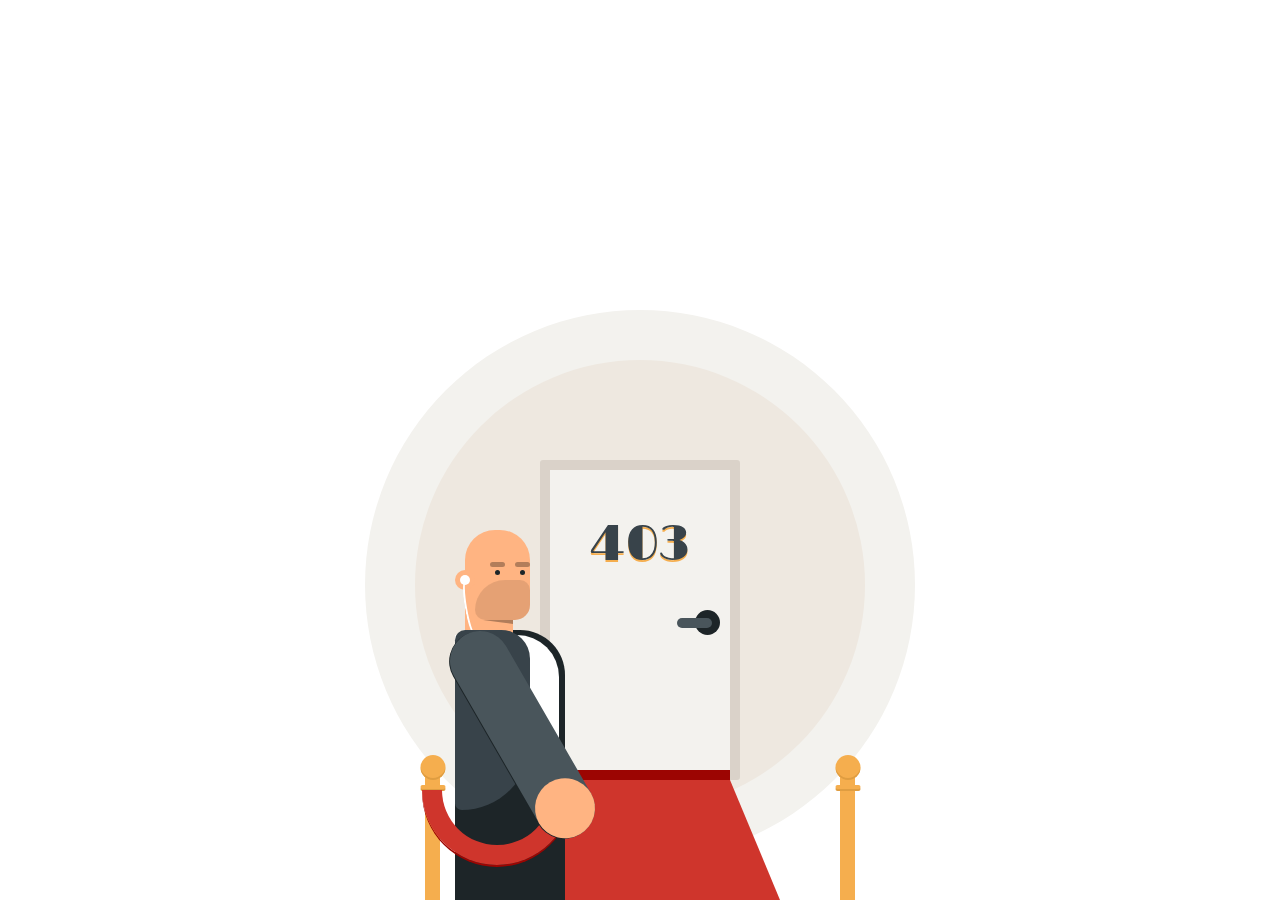
<file: error/403-v1.html>
<html>
<head>
    <title>403</title>
    <link href="https://fonts.googleapis.com/css?family=Limelight" rel="stylesheet">
    <style>
html,
body {
  width: 100%;
  height: 100;
  margin: 0;
  padding: 0;
  font-family: 'Limelight', cursive;
  color: #38434A;
}
.background {
  position: absolute;
  left: 50%;
  bottom: 0;
  transform: translateX(-50%);
}
.background::before {
  display: block;
  content: '';
  position: absolute;
  top: -100px;
  left: 50%;
  transform: translateX(-50%);
  width: 450px;
  height: 450px;
  background: #EEE8E0;
  border-radius: 50%;
  z-index: -1;
}
.background::after {
  display: block;
  content: '';
  position: absolute;
  top: -150px;
  left: 50%;
  transform: translateX(-50%);
  width: 550px;
  height: 550px;
  background: #F3F2EE;
  border-radius: 50%;
  z-index: -2;
}
.door {
  position: relative;
  width: 180px;
  height: 300px;
  margin: 0 auto -10px;
  background: #F3F2EE;
  border: 10px solid #DAD2C9;
  border-radius: 3px;
  font-size: 50px;
  line-height: 3;
  text-align: center;
  text-shadow: 0 2px #F5AE4E;
}
.door::before {
  display: block;
  content: '';
  position: absolute;
  top: 140px;
  right: 10px;
  width: 25px;
  height: 25px;
  background: #1D2528;
  border-radius: 50%;
}
.door::after {
  display: block;
  content: '';
  position: absolute;
  top: 148px;
  right: 18px;
  width: 35px;
  height: 10px;
  background: #49555B;
  border-radius: 5px;
}
.rug {
  width: 180px;
  border-bottom: 120px solid #CF352C;
  border-left: 50px solid transparent;
  border-right: 50px solid transparent;
}
.rug::before {
  display: block;
  content: '';
  position: relative;
  width: 100%;
  height: 10px;
  background: #9C0502;
}
.foreground {
  position: absolute;
  left: 50%;
  bottom: 0;
  transform: translateX(-50%);
}
.bouncer {
  position: relative;
  left: -130px;
  transition: left 1.5s;
}
.bouncer .head {
  position: relative;
  left: 10px;
  margin-bottom: 10px;
  width: 65px;
  height: 90px;
  background: #FFB482;
  border-radius: 15px;
  border-top-left-radius: 30px;
  border-top-right-radius: 30px;
}
.bouncer .head::before {
  display: block;
  content: '';
  position: absolute;
  right: 0;
  bottom: 0;
  width: 55px;
  height: 40px;
  background: rgba(0, 0, 0, 0.1);
  border-radius: 10px;
  border-top-left-radius: 30px;
  border-bottom-right-radius: 15px;
  z-index: 10;
}
.bouncer .head .neck {
  position: absolute;
  bottom: -15px;
  width: 48px;
  height: 30px;
  background: #FFB482;
  z-index: 5;
}
.bouncer .head .neck::before {
  display: block;
  content: '';
  position: absolute;
  top: 15px;
  right: 0;
  width: 0px;
  height: 0px;
  border-left: 15px solid transparent;
  border-right: 15px solid rgba(0, 0, 0, 0.3);
  border-top: 2px solid rgba(0, 0, 0, 0.3);
  border-bottom: 2px solid transparent;
}
.bouncer .head .eye {
  position: absolute;
  top: 40px;
  width: 5px;
  height: 5px;
  background: #1D2528;
  border-radius: 50%;
}
.bouncer .head .eye.left {
  right: 5px;
}
.bouncer .head .eye.right {
  right: 30px;
}
.bouncer .head .eye::before {
  display: block;
  content: '';
  position: relative;
  bottom: 8px;
  right: 5px;
  width: 15px;
  height: 5px;
  background: rgba(0, 0, 0, 0.3);
  border-radius: 5px;
  transition: bottom 0.5s;
}
.bouncer .head .ear {
  position: relative;
  top: 40px;
  left: -10px;
  width: 20px;
  height: 20px;
  background: #FFB482;
  border-radius: 50%;
}
.bouncer .head .ear::before {
  display: block;
  content: '';
  position: relative;
  top: 5px;
  left: 5px;
  width: 10px;
  height: 10px;
  background: #FFF;
  border-radius: 50%;
}
.bouncer .head .ear::after {
  display: block;
  content: '';
  position: relative;
  top: -3px;
  left: 10px;
  width: 10px;
  height: 55px;
  border-top: 3px solid transparent;
  border-left: 2px solid #FFF;
  border-bottom: 3px solid transparent;
  border-radius: 50%;
  transform: rotate(-10deg);
  z-index: 10;
}
.bouncer .body {
  position: relative;
  width: 110px;
  height: 270px;
  background: #1D2528;
  border-top-right-radius: 45px;
  border-top-left-radius: 15px;
}
.bouncer .body::before {
  display: block;
  content: '';
  position: relative;
  top: 5px;
  width: 104px;
  height: 110px;
  background: #FFF;
  border-top-right-radius: 42px;
}
.bouncer .body::after {
  display: block;
  content: '';
  position: absolute;
  top: 0;
  width: 75px;
  height: 180px;
  background: #38434A;
  border-top-right-radius: 42px;
  border-top-left-radius: 15px;
  border-bottom-right-radius: 100px;
  border-bottom-left-radius: 10px;
  z-index: 15;
}
.bouncer .arm {
  position: absolute;
  top: 105px;
  left: -20px;
  width: 60px;
  height: 230px;
  background: #49555B;
  border-radius: 30px;
  box-shadow: -1px 0px #1D2528;
  transform: rotate(-30deg);
  transform-origin: top center;
  z-index: 20;
  transition: transform 1s;
}
.bouncer .arm::before {
  display: block;
  content: '';
  position: absolute;
  bottom: 0;
  width: 60px;
  height: 60px;
  background: #FFB482;
  border-radius: 50%;
}
.poles {
  position: absolute;
  left: 50%;
  bottom: 0;
  transform: translateX(-25%);
}
.poles .pole {
  position: absolute;
  bottom: 0;
  width: 15px;
  height: 135px;
  background: #F5AE4E;
}
.poles .pole.left {
  left: 200px;
}
.poles .pole.right {
  right: 200px;
}
.poles .pole::before {
  display: block;
  content: '';
  position: absolute;
  top: -10px;
  left: 50%;
  transform: translateX(-50%);
  width: 25px;
  height: 25px;
  background: #F5AE4E;
  border-radius: 50%;
  box-shadow: inset 0 -2px #DF9D41;
}
.poles .pole::after {
  display: block;
  content: '';
  position: absolute;
  top: 20px;
  left: 50%;
  transform: translateX(-50%);
  width: 25px;
  height: 4px;
  background: #F5AE4E;
  border-radius: 4px;
  box-shadow: 0 2px #DF9D41;
}
.poles .rope {
  position: absolute;
  top: -110px;
  left: -218px;
  width: 150px;
  height: 75px;
  border: 20px solid #CF352C;
  border-top: 0;
  border-bottom-left-radius: 150px;
  border-bottom-right-radius: 150px;
  box-shadow: 0 2px #9C0502;
  box-sizing: border-box;
  transition: width 1.5s;
}
.hover:hover .bouncer {
  left: 130px;
}
.hover:hover .arm {
  transform: rotate(-42deg);
}
.hover:hover .rope {
  width: 435px;
}
.hover:hover .eye::before {
  bottom: 4px;
}

    </style>
</head>
<body translate="no" data-new-gr-c-s-check-loaded="14.1028.0" data-gr-ext-installed="" class="vsc-initialized">
<div class="hover">
    <div class="background">
        <div class="door">403</div>
        <div class="rug"></div>
    </div>
    <div class="foreground">
        <div class="bouncer">
            <div class="head">
                <div class="neck"></div>
                <div class="eye left"></div>
                <div class="eye right"></div>
                <div class="ear"></div>
            </div>
            <div class="body"></div>
            <div class="arm"></div>
        </div>
        <div class="poles">
            <div class="pole left"></div>
            <div class="pole right"></div>
            <div class="rope"></div>
        </div>
    </div>
</div>
</file>
